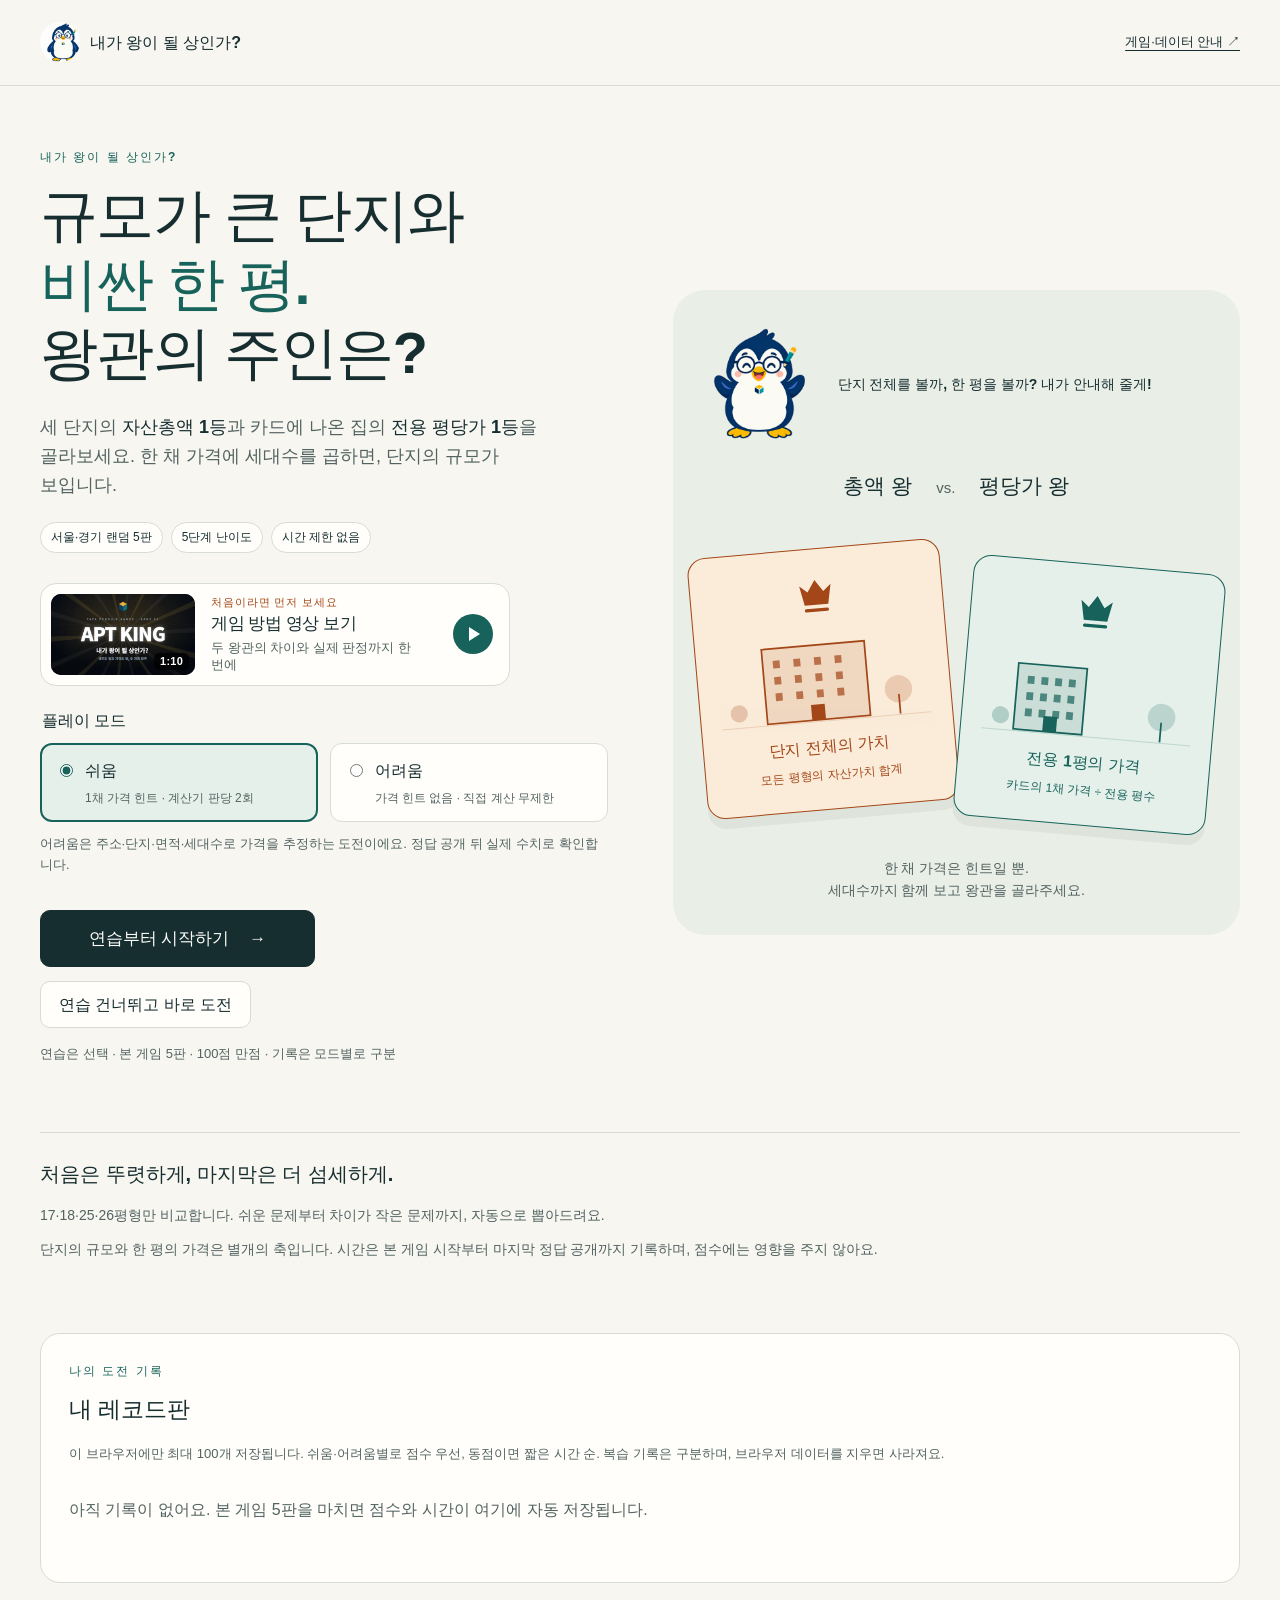
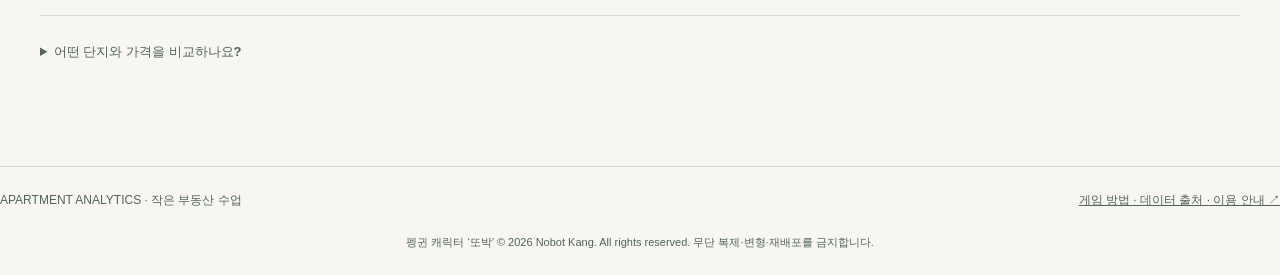
<file: index.html>
<!doctype html>
<html lang="ko">
<head>
  <meta charset="UTF-8">
  <meta name="viewport" content="width=device-width, initial-scale=1">
  <meta name="theme-color" content="#172e31">
  <title>내가 왕이 될 상인가?</title>
  <link rel="icon" href="data:,">
  <link rel="stylesheet" href="./style.css">
</head>
<body>
  <a class="skip" href="#main">게임으로 건너뛰기</a>
  <header class="site-header"><a class="brand" href="./"><span class="brand-mascot" aria-hidden="true"></span> 내가 왕이 될 상인가?</a><a class="guide-link" href="./about.html" target="_blank" rel="noopener">게임·데이터 안내 ↗</a></header>
  <main id="main" tabindex="-1"><p role="status">문제 팩을 확인하고 있어요…</p></main>
  <footer class="site-footer"><span>APARTMENT ANALYTICS · 작은 부동산 수업</span><a href="./about.html" target="_blank" rel="noopener">게임 방법 · 데이터 출처 · 이용 안내 ↗</a></footer><p class="rights"><span>펭귄 캐릭터 ‘또박’ © 2026 Nobot Kang. All rights reserved.</span> <span>무단 복제·변형·재배포를 금지합니다.</span></p>
  <dialog id="rules-video" class="rules-dialog" aria-labelledby="rules-video-title"><div class="rules-head"><h2 id="rules-video-title">게임 방법 영상<span>1분 10초 · 한국어 음성·자막</span></h2><form method="dialog"><button class="rules-close" value="close" aria-label="영상 닫기">×</button></form></div><video controls playsinline preload="none" poster="./assets/rules-video.jpg" width="1280" height="720"><source src="./assets/rules-video.mp4" type="video/mp4"><a href="./assets/rules-video.mp4">영상 파일로 보기</a></video><form method="dialog" class="rules-foot"><p>예시 단지의 가격과 총액은 게임 데이터의 모델 추정치입니다.<br><small>펭귄 캐릭터 ‘또박’ © 2026 Nobot Kang. All rights reserved.</small></p><button class="rules-go" value="play">이해했어요, 게임하러 가기 <span aria-hidden="true">→</span></button></form></dialog>
  <noscript>이 게임에는 JavaScript가 필요합니다.</noscript>
  <script type="module" src="./app.mjs"></script>
</body>
</html>
</file>
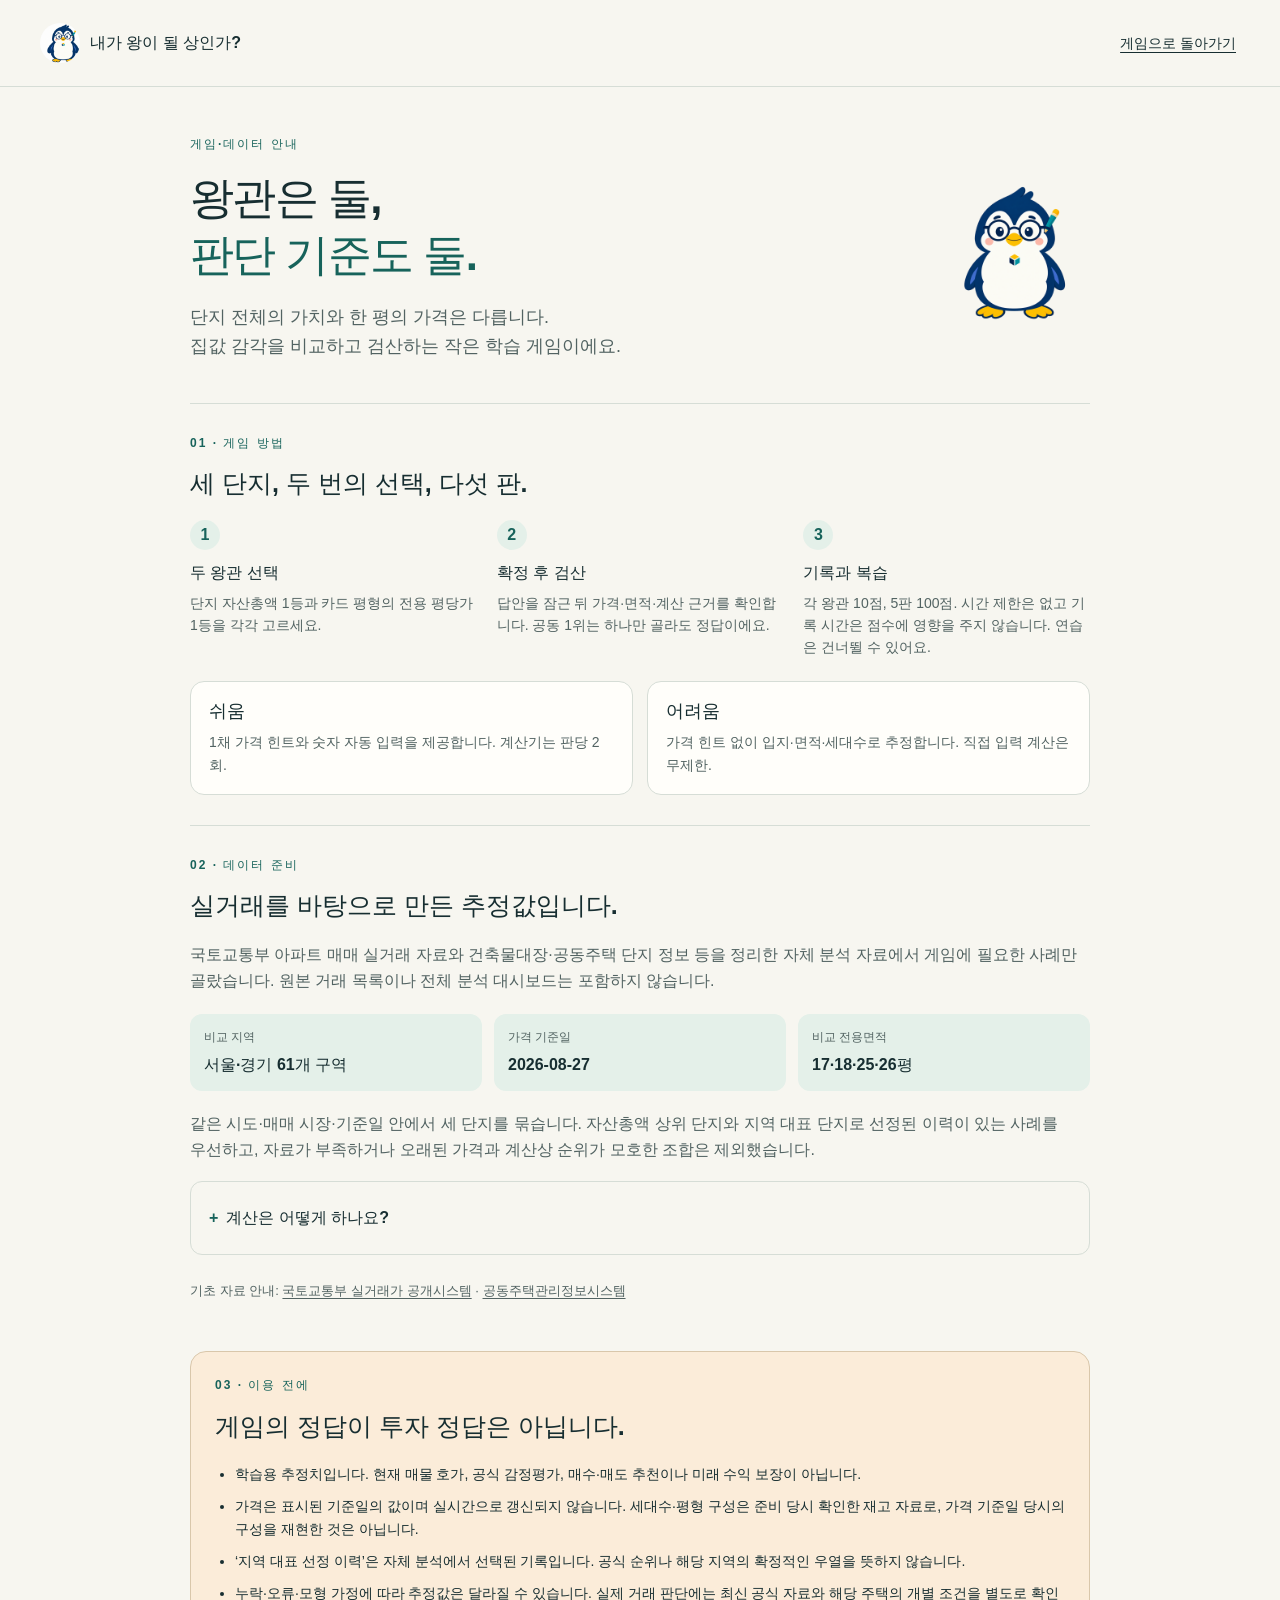
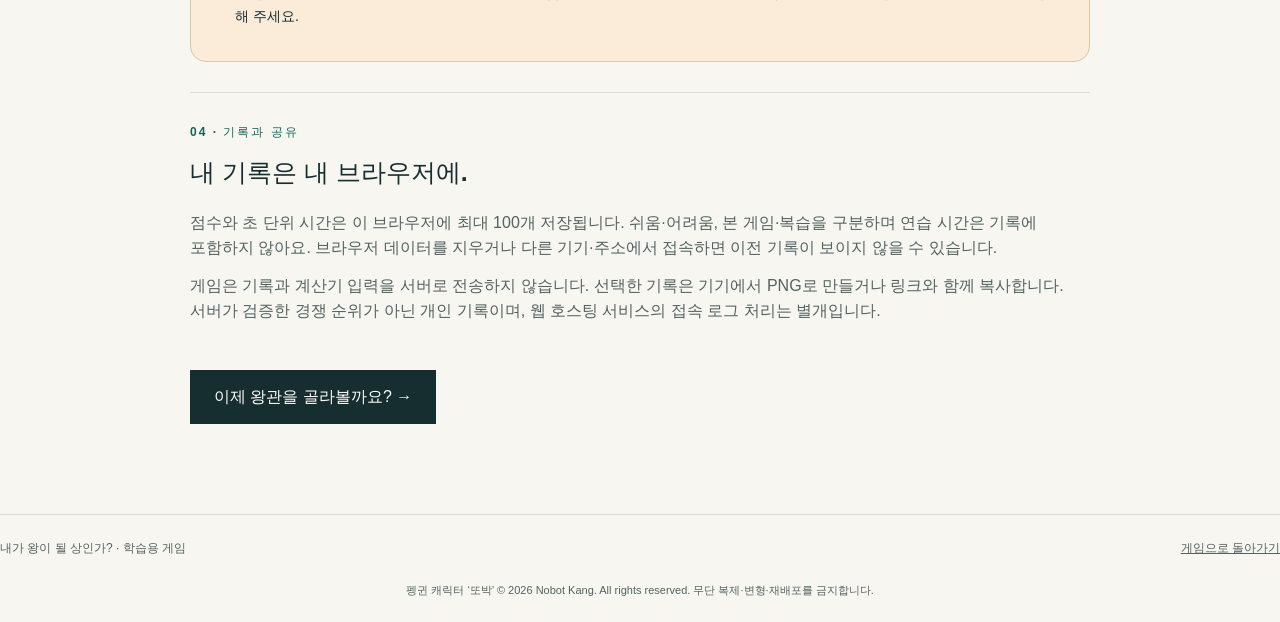
<file: about.html>
<!doctype html>
<html lang="ko">
<head>
  <meta charset="UTF-8">
  <meta name="viewport" content="width=device-width, initial-scale=1">
  <meta name="theme-color" content="#172e31">
  <meta name="description" content="내가 왕이 될 상인가? 게임 방법, 추정가격과 단지 자산총액의 준비 과정, 데이터 한계와 기록 저장 안내.">
  <title>게임·데이터 안내 | 내가 왕이 될 상인가?</title>
  <link rel="icon" href="data:,">
  <link rel="stylesheet" href="./style.css">
  <link rel="stylesheet" href="./about.css">
</head>
<body>
  <a class="skip" href="#main">안내로 건너뛰기</a>
  <header class="site-header"><a class="brand" href="./"><span class="brand-mascot" aria-hidden="true"></span> 내가 왕이 될 상인가?</a><a class="guide-nav" href="./">게임으로 돌아가기</a></header>
  <main id="main" class="about-page" tabindex="-1">
    <section class="about-hero">
      <div><p class="eyebrow">게임·데이터 안내</p><h1>왕관은 둘,<br><span>판단 기준도 둘.</span></h1><p class="lead">단지 전체의 가치와 한 평의 가격은 다릅니다.<br>집값 감각을 비교하고 검산하는 작은 학습 게임이에요.</p></div>
      <img src="./assets/mascot-neutral.webp" width="150" height="150" alt="게임을 안내하는 펭귄 마스코트">
    </section>
    <section class="about-section" aria-labelledby="how-title"><p class="eyebrow">01 · 게임 방법</p><h2 id="how-title">세 단지, 두 번의 선택, 다섯 판.</h2>
      <ol class="how-steps"><li><strong>두 왕관 선택</strong><span>단지 자산총액 1등과 카드 평형의 전용 평당가 1등을 각각 고르세요.</span></li><li><strong>확정 후 검산</strong><span>답안을 잠근 뒤 가격·면적·계산 근거를 확인합니다. 공동 1위는 하나만 골라도 정답이에요.</span></li><li><strong>기록과 복습</strong><span>각 왕관 10점, 5판 100점. 시간 제한은 없고 기록 시간은 점수에 영향을 주지 않습니다. 연습은 건너뛸 수 있어요.</span></li></ol>
      <div class="about-modes"><div><h3>쉬움</h3><p>1채 가격 힌트와 숫자 자동 입력을 제공합니다. 계산기는 판당 2회.</p></div><div><h3>어려움</h3><p>가격 힌트 없이 입지·면적·세대수로 추정합니다. 직접 입력 계산은 무제한.</p></div></div>
    </section>
    <section class="about-section" aria-labelledby="data-title"><p class="eyebrow">02 · 데이터 준비</p><h2 id="data-title">실거래를 바탕으로 만든 추정값입니다.</h2>
      <p>국토교통부 아파트 매매 실거래 자료와 건축물대장·공동주택 단지 정보 등을 정리한 자체 분석 자료에서 게임에 필요한 사례만 골랐습니다. 원본 거래 목록이나 전체 분석 대시보드는 포함하지 않습니다.</p>
      <div class="data-facts"><div><span>비교 지역</span><strong>서울·경기 61개 구역</strong></div><div><span>가격 기준일</span><strong id="data-date">문제 팩 확인 중</strong></div><div><span>비교 전용면적</span><strong>17·18·25·26평</strong></div></div>
      <p>같은 시도·매매 시장·기준일 안에서 세 단지를 묶습니다. 자산총액 상위 단지와 지역 대표 단지로 선정된 이력이 있는 사례를 우선하고, 자료가 부족하거나 오래된 가격과 계산상 순위가 모호한 조합은 제외했습니다.</p>
      <details><summary>계산은 어떻게 하나요?</summary><dl class="method-list"><dt>총액 왕</dt><dd>단지의 모든 전용면적별 <strong>1채 추정가격 × 해당 세대수</strong>를 합산합니다. 카드의 가격 × 전체 세대수는 약식 힌트여서 정답 총액과 다를 수 있어요.</dd><dt>평당가 왕</dt><dd>카드의 <strong>1채 추정가격 ÷ 전용면적 평수</strong>로 비교합니다. 1평은 3.3058㎡, 1억은 10,000만원입니다.</dd><dt>표시와 정답</dt><dd>1채 가격 표시는 천만원 단위로 반올림하지만 채점에는 원래 정밀도를 사용합니다. 표준 면적의 모형 추정값이며 특정 동·층·호수의 가격은 아닙니다.</dd></dl></details>
      <p class="small source-links">기초 자료 안내: <a href="https://rt.molit.go.kr/" target="_blank" rel="noopener noreferrer">국토교통부 실거래가 공개시스템</a> · <a href="https://www.k-apt.go.kr/" target="_blank" rel="noopener noreferrer">공동주택관리정보시스템</a></p>
    </section>
    <section class="about-section caution" aria-labelledby="limits-title"><p class="eyebrow">03 · 이용 전에</p><h2 id="limits-title">게임의 정답이 투자 정답은 아닙니다.</h2><ul><li>학습용 추정치입니다. 현재 매물 호가, 공식 감정평가, 매수·매도 추천이나 미래 수익 보장이 아닙니다.</li><li>가격은 표시된 기준일의 값이며 실시간으로 갱신되지 않습니다. 세대수·평형 구성은 준비 당시 확인한 재고 자료로, 가격 기준일 당시의 구성을 재현한 것은 아닙니다.</li><li>‘지역 대표 선정 이력’은 자체 분석에서 선택된 기록입니다. 공식 순위나 해당 지역의 확정적인 우열을 뜻하지 않습니다.</li><li>누락·오류·모형 가정에 따라 추정값은 달라질 수 있습니다. 실제 거래 판단에는 최신 공식 자료와 해당 주택의 개별 조건을 별도로 확인해 주세요.</li></ul></section>
    <section class="about-section" aria-labelledby="records-title"><p class="eyebrow">04 · 기록과 공유</p><h2 id="records-title">내 기록은 내 브라우저에.</h2><p>점수와 초 단위 시간은 이 브라우저에 최대 100개 저장됩니다. 쉬움·어려움, 본 게임·복습을 구분하며 연습 시간은 기록에 포함하지 않아요. 브라우저 데이터를 지우거나 다른 기기·주소에서 접속하면 이전 기록이 보이지 않을 수 있습니다.</p><p>게임은 기록과 계산기 입력을 서버로 전송하지 않습니다. 선택한 기록은 기기에서 PNG로 만들거나 링크와 함께 복사합니다. 서버가 검증한 경쟁 순위가 아닌 개인 기록이며, 웹 호스팅 서비스의 접속 로그 처리는 별개입니다.</p></section>
    <a class="primary about-play" href="./">이제 왕관을 골라볼까요? →</a>
  </main>
  <footer class="site-footer"><span>내가 왕이 될 상인가? · 학습용 게임</span><a href="./">게임으로 돌아가기</a></footer><p class="rights"><span>펭귄 캐릭터 ‘또박’ © 2026 Nobot Kang. All rights reserved.</span> <span>무단 복제·변형·재배포를 금지합니다.</span></p>
  <script type="module" src="./about.mjs"></script>
</body>
</html>
</file>
<file: style.css>
:root{--ink:#172e31;--muted:#526362;--paper:#f7f6f0;--card:#fffefa;--line:#d6ddd6;--orange:#a44718;--orange-bg:#fbecd9;--teal:#17635b;--teal-bg:#e4f0e9;--focus:#165cba;--wrong:#9e321e;--radius:18px;font-family:Arial,"Apple SD Gothic Neo","Malgun Gothic",sans-serif;color:var(--ink);background:var(--paper);font-synthesis:none}
*{box-sizing:border-box}body{margin:0;font-size:16px;line-height:1.6}button,input,select{font:inherit}button,a,input,select{touch-action:manipulation}button{cursor:pointer;border:1px solid var(--line);background:var(--card);color:var(--ink);min-height:46px;padding:10px 18px;border-radius:10px;font-weight:700;transition:background .16s,border-color .16s}button:hover:not(:disabled){background:#e9ede5;border-color:var(--ink)}button:disabled{cursor:default;background:#e6e9e3;color:#65706a}a{color:inherit}button:focus-visible,a:focus-visible,input:focus-visible,select:focus-visible,summary:focus-visible,[tabindex]:focus-visible{outline:3px solid var(--focus);outline-offset:4px}h1,h2,h3,p{margin-top:0}h1,h2,h3{line-height:1.3;word-break:keep-all}h1{letter-spacing:-1.6px}h2{font-size:23px}h3{font-size:18px}p{margin-bottom:12px}strong,dd,.final-score{font-variant-numeric:tabular-nums}.small{font-size:13px;color:var(--muted);line-height:1.6}.eyebrow{font-size:12px;letter-spacing:2px;font-weight:800;color:var(--teal);margin-bottom:14px}.skip{position:absolute;top:-100px;left:16px;z-index:5;background:var(--card);padding:12px}.skip:focus{top:10px}.site-header{max-width:1440px;margin:auto;padding:22px 40px;border-bottom:1px solid var(--line);display:flex;align-items:center;justify-content:space-between}.brand{display:flex;align-items:center;gap:10px;font-weight:800;text-decoration:none}.brand-mark{display:grid;place-items:center;width:34px;height:34px;background:var(--ink);color:var(--card);border-radius:9px}.edition{font-size:12px;letter-spacing:1.5px;color:var(--muted);font-weight:400}.header-note{color:var(--muted);font-size:13px}main{max-width:1360px;margin:0 auto;padding:40px}.site-footer{max-width:1280px;margin:30px auto 0;padding:24px 0;border-top:1px solid var(--line);display:flex;justify-content:space-between;color:var(--muted);font-size:12px;gap:16px}.primary{background:var(--ink);color:var(--card);border-color:var(--ink);padding:14px 24px}.primary:hover:not(:disabled){background:#295251;color:white}.primary span{margin-left:15px}.intro{display:grid;grid-template-columns:1fr 1fr;align-items:center;gap:65px;padding:22px 0 55px}.intro h1{font-size:clamp(38px,4.5vw,62px);line-height:1.2;margin-bottom:25px}.intro h1 span,.summary h1 span{color:var(--teal)}.lead{font-size:18px;max-width:520px;color:var(--muted);word-break:keep-all}.lead strong{color:var(--ink)}.pills{display:flex;gap:8px;flex-wrap:wrap;margin:22px 0 30px}.pills span{border:1px solid var(--line);border-radius:99px;font-size:12px;padding:5px 10px;background:var(--card)}.start{font-size:17px;margin-bottom:12px;min-width:min(275px,100%)}.intro-art{padding:32px 24px 22px;background:#e9eee6;border-radius:32px;text-align:center;position:relative}.art-heading{font-weight:800;font-size:21px}.art-heading span{padding:0 18px;color:var(--muted);font-size:15px;font-weight:400}.demo-cards{display:flex;gap:14px;align-items:center;margin:30px 0}.demo{flex:1;min-width:0;border-radius:18px;padding:24px 5px;box-shadow:0 10px 0 #172e310d}.demo:first-child{transform:rotate(-5deg)}.demo:last-child{transform:rotate(5deg);margin-top:32px}.total{--accent:var(--orange);--tint:var(--orange-bg)}.unit{--accent:var(--teal);--tint:var(--teal-bg)}.demo{background:var(--tint);color:var(--accent);border:1px solid currentColor}.crown{display:inline-flex;width:26px;height:26px;color:var(--accent)}.demo .crown{width:42px;height:42px}.crown svg{width:100%;height:100%}.demo b,.demo>span:not(.crown){display:block}.demo>span:not(.crown){font-size:12px;margin-top:6px}.house-art{width:100%;display:block}.intro-art>p{font-size:14px;color:var(--muted)}.intro-bottom{display:grid;grid-template-columns:1fr 370px;gap:32px;border-top:1px solid var(--line);padding:28px 0}.intro-bottom h2{font-size:20px}.intro-bottom p{font-size:14px;color:var(--muted)}label{cursor:pointer}.seed-row{display:flex;gap:8px}.seed-row input{width:100%;min-width:0}#seed-form label{display:block;font-size:14px;margin-bottom:8px}#seed-form label span{margin-left:12px}#seed-status{min-height:22px;margin:4px 0 0}.source{font-size:13px;color:var(--muted);border-top:1px solid var(--line);padding:18px 0}.source p{max-width:950px;margin:12px 0}.source summary,.round-review summary{cursor:pointer;min-height:44px;padding:8px 0;font-weight:700}.round-top{display:flex;justify-content:space-between;gap:24px;margin-bottom:22px}.round-top h1{font-size:30px;letter-spacing:-1px;margin-bottom:12px}.round-top .eyebrow{margin-bottom:8px}.round-top p:not(.eyebrow){color:var(--muted);font-size:14px}.basis{background:white;border:1px solid var(--line);padding:4px 8px;margin-left:8px;border-radius:6px;font-size:12px;white-space:nowrap}.progress-info{text-align:right;flex:none}.progress-info strong{display:block;font-size:25px}.progress-info>span{font-size:13px;color:var(--muted)}.progress-dots{display:flex;gap:5px;margin-top:10px}.progress-dots i{height:5px;width:24px;background:#d6ded6;border-radius:5px}.progress-dots i.filled{background:var(--teal)}.workspace{display:grid;grid-template-columns:minmax(0,1fr) 280px;align-items:start;gap:24px}.play-area{min-width:0}.steps{display:flex;gap:10px;font-size:12px;color:var(--muted);margin-bottom:20px}.steps span{padding:5px 12px;border:1px solid var(--line);border-radius:99px}.steps [aria-current]{color:var(--card);background:var(--ink);border-color:var(--ink)}.practice-note{padding:12px 16px;border-left:3px solid var(--teal);background:var(--teal-bg);font-size:14px;margin-bottom:20px}.cards{display:grid;grid-template-columns:repeat(3,minmax(0,1fr));gap:14px}.home-card{border:1px solid var(--line);border-radius:var(--radius);overflow:hidden;background:var(--card)}.home-art{position:relative;height:112px;overflow:hidden;background:#eceee5;color:#607052}.tone-1{background:#e6eeee;color:#4b6b6a}.tone-2{background:#f2e9dd;color:#7c664b}.home-art .house-art{height:112px}.letter{position:absolute;top:12px;left:14px;display:grid;place-items:center;width:28px;height:28px;background:var(--card);border-radius:8px;font-weight:800;font-size:14px;color:var(--ink)}.home-body{padding:18px}.address{font-size:12px;color:var(--muted);margin-bottom:5px}.home-body h3{font-size:16px;min-height:42px;margin-bottom:7px;overflow-wrap:anywhere}.metadata{font-size:11px;min-height:35px;margin:0}.home-body dl{margin:14px 0 0;padding-top:14px;border-top:1px solid var(--line)}dt{font-size:12px;color:var(--muted)}dd{margin:0;font-weight:800;font-size:23px;letter-spacing:-.8px;overflow-wrap:anywhere}.area-line{display:flex;align-items:center;justify-content:space-between;gap:8px;margin-top:12px}.area-line dd{font-size:17px;letter-spacing:-.5px}.home-body>p.small{font-size:11px;text-align:right;margin:2px 0 18px}.load-calc{width:100%;padding:8px 3px;font-size:12px;min-height:44px;background:transparent;border-color:var(--line)}.load-calc span{margin-left:6px}.answer-section{margin-top:25px}.choice-group{border:0;padding:0;margin:0 0 23px;min-width:0}.choice-group legend{display:flex;align-items:center;gap:8px;font-size:18px;font-weight:800;padding:0;color:var(--accent)}.points{font-weight:400;color:var(--muted);font-size:12px;margin-left:4px}.choice-group>p{font-size:13px;color:var(--muted);margin:5px 0 9px}.choice-options{display:grid;grid-template-columns:repeat(3,minmax(0,1fr));gap:10px}.choice-options label{position:relative}.choice-options input{position:absolute;opacity:0;width:1px;height:1px}.choice-options label>span{display:block;border:1px solid #82918a;border-radius:10px;background:var(--card);padding:10px 12px;font-weight:800;min-height:66px}.choice-options small{display:block;font-size:11px;font-weight:400;white-space:nowrap;overflow:hidden;text-overflow:ellipsis}.choice-options input:checked+span{border:2px solid var(--accent);background:var(--tint);color:var(--accent);padding:9px 11px}.choice-options input:checked+span:after{content:'선택됨';position:absolute;right:10px;top:12px;font-size:10px}.choice-options input:focus-visible+span{outline:3px solid var(--focus);outline-offset:4px}.choice-options input:disabled+span{cursor:default}.choice-options label:hover:has(input:not(:disabled))>span{background:var(--tint)}.reason-group{padding:18px;border:1px solid var(--line);border-radius:12px;margin:0 0 24px;background:var(--card);min-width:0}.reason-group legend{font-size:15px;font-weight:700}.reason-group label{display:flex;align-items:center;gap:10px;min-height:46px;padding:8px;border-radius:8px;font-size:14px}.reason-group label:has(input:checked){background:var(--teal-bg)}.reason-group input{accent-color:var(--teal);width:18px;height:18px;flex:none}.action-bar{display:flex;align-items:center;justify-content:space-between;gap:16px;border-top:1px solid var(--line);padding-top:20px}.action-bar p{margin:0;font-size:13px;max-width:320px}.action-bar button{flex:none}.calculator{background:#edf1e9;border:1px solid #cad3c5;border-radius:var(--radius);padding:22px;position:sticky;top:20px}.calc-head{display:flex;justify-content:space-between;gap:8px;align-items:start}.calc-head .eyebrow{font-size:9px;letter-spacing:1.5px}.free{font-size:10px;padding:2px 6px;background:white;border-radius:4px;white-space:nowrap;color:var(--teal)}.calculator h2{font-size:22px;margin-bottom:10px}.calculator>p{font-size:13px;color:var(--muted)}#calc-form{margin-top:20px}#calc-form label{font-size:12px;font-weight:700;display:block;margin-bottom:6px}.input-row{display:flex;gap:6px}input:not([type=radio]),select{background:var(--card);border:1px solid #849187;border-radius:8px;color:var(--ink);padding:10px;min-height:46px}#calc-form input{width:100%;min-width:0;font-variant-numeric:tabular-nums;font-size:16px}.input-row select{width:76px;flex:none;font-size:13px;padding:7px}.divide{text-align:center;color:var(--muted);line-height:1.2;margin:8px 0;font-size:22px}.calc-button{background:var(--card);width:100%;margin:16px 0 12px}output{display:block;font-size:12px;min-height:74px;background:var(--card);border-radius:8px;padding:12px;overflow-wrap:anywhere}output strong{display:block;font-size:19px;color:var(--teal)}output small{font-size:11px}output span{display:block;margin-top:5px;font-size:11px}.formula{display:flex;flex-direction:column;gap:4px;font-size:11px;margin:18px 0;padding-top:18px;border-top:1px solid #c8d2c3}.calculator>p.small{font-size:11px;margin-bottom:0}.keyboard-note{font-size:12px;color:var(--muted);margin:25px 0}.result{background:var(--card);border:1px solid var(--line);padding:24px;border-radius:var(--radius);margin-bottom:24px}.result-heading{display:flex;align-items:center;justify-content:space-between;gap:15px}.result-heading .eyebrow{margin-bottom:8px}.result-heading h2{font-size:22px}.round-score{font-size:32px;color:var(--teal);white-space:nowrap}.round-score small{font-size:12px;color:var(--muted);font-weight:400}.explanation{background:var(--teal-bg);padding:16px;border-radius:8px;font-size:16px;font-weight:700;word-break:keep-all}.result-table-wrap{overflow:auto;margin:20px 0 8px}table{width:100%;border-collapse:collapse;font-size:13px}caption{text-align:left;font-size:12px;color:var(--muted);margin-bottom:10px}th,td{text-align:right;padding:12px 8px;border-bottom:1px solid var(--line);vertical-align:top;font-variant-numeric:tabular-nums}th{font-size:11px}th:first-child{text-align:left;max-width:150px}thead{background:var(--paper)}.winner{display:block;color:var(--accent);background:var(--tint);border-radius:5px;padding:3px 5px;font-weight:700;font-size:11px;white-space:nowrap;margin-top:6px}.score-line{display:grid;grid-template-columns:90px 95px 1fr;gap:8px;font-size:12px;padding:10px 0;border-bottom:1px solid var(--line)}.good{color:var(--teal)}.wrong{color:var(--wrong)}.reason-answer{font-size:13px;margin-top:14px}.learning{background:var(--orange-bg);padding:16px;border-radius:10px;margin-top:20px;font-size:13px}.learning h3{font-size:16px}.learning p:last-child{margin-bottom:0}.learning.success{background:var(--teal-bg)}.summary{max-width:900px;margin:25px auto 60px}.summary>h1{font-size:44px;letter-spacing:-1px}.summary .lead{max-width:none}.final-score{font-size:76px;font-weight:800;margin:26px 0;color:var(--teal);line-height:1.2;letter-spacing:-3px}.final-score>span{font-size:26px;font-weight:400;letter-spacing:0;color:var(--muted)}.stats{display:grid;grid-template-columns:repeat(3,1fr);gap:16px;margin-bottom:18px}.stats>div{padding:24px;border:1px solid var(--line);border-radius:14px;background:var(--card)}.stats span{display:block;color:var(--muted);font-size:13px}.stats strong{font-size:30px}.stats small{font-size:13px;font-weight:400}.review-box{background:var(--card);border:1px solid var(--line);padding:26px;margin:30px 0;border-radius:18px}.review-item{display:flex;gap:15px;padding:18px 0;border-bottom:1px solid var(--line)}.review-count{display:grid;place-items:center;flex:none;width:42px;height:42px;background:var(--orange-bg);color:var(--orange);font-size:13px;font-weight:700;border-radius:50%}.review-item h3{font-size:16px;margin-bottom:8px}.review-item p{font-size:14px;color:var(--muted);margin:0}.summary-actions{display:flex;gap:10px;flex-wrap:wrap;margin-top:25px}.review-box>p.small{margin-top:15px}.round-review{margin-bottom:25px}.round-review p{font-size:13px}
@media(min-width:1500px){main{padding-top:50px}.intro{padding-top:45px;padding-bottom:75px}}
@media(max-width:1100px){main{padding:30px 24px}.site-header{padding:18px 24px}.workspace{grid-template-columns:minmax(0,1fr) 250px;gap:18px}.home-body{padding:13px}dd{font-size:20px}.area-line{display:block}.intro{gap:30px}.site-footer{margin:30px 24px 0}.choice-options small{max-width:110px}.calculator{padding:17px}.action-bar{flex-direction:column;align-items:stretch}.action-bar p{max-width:none}.intro-art{padding:25px 15px}.demo b{font-size:14px}}
@media(max-width:850px){.intro{grid-template-columns:1fr;gap:36px}.intro-copy{max-width:580px}.intro-art{max-width:560px;width:100%;margin:auto}.intro h1{font-size:48px}.intro-bottom{grid-template-columns:1fr}.workspace{grid-template-columns:1fr}.calculator{position:static}.calculator form{display:grid;grid-template-columns:1fr 1fr;column-gap:20px}#calc-form label{grid-row:1}.input-row{grid-row:2}.divide{display:none}.calc-button{grid-column:1}output{grid-column:2;margin-top:16px}#calc-form label[for=calc-area]{grid-column:2}.formula{margin-bottom:10px}.area-line{display:flex}.action-bar{flex-direction:row;align-items:center}.home-body{padding:16px}.choice-options small{max-width:none}.site-footer{flex-direction:column}.progress-dots i{width:17px}}
@media(max-width:560px){main{padding:26px 16px}.site-header{padding:16px}.header-note{display:none}.intro{padding-top:0;gap:28px}.intro h1{font-size:42px}.lead{font-size:16px}.intro-art{padding:22px 14px}.demo{padding:20px 4px}.demo-cards{gap:12px;margin-top:18px}.intro-bottom{gap:16px}.round-top{gap:10px}.round-top h1{font-size:24px}.round-top p:not(.eyebrow){font-size:12px}.basis{display:block;width:fit-content;margin:8px 0 0}.progress-info strong{font-size:20px}.progress-info>span{font-size:11px}.progress-dots i{width:10px}.steps{gap:6px}.steps span{padding:5px 9px;font-size:11px}.cards{grid-template-columns:1fr;gap:12px}.home-card{display:grid;grid-template-columns:85px minmax(0,1fr)}.home-art{height:100%}.home-art .house-art{position:absolute;width:185px;max-width:none;left:-30px;top:60px}.letter{top:16px;left:18px}.home-body{padding:14px 16px}.home-body h3{min-height:0;font-size:17px;margin-bottom:6px}.metadata{min-height:0}.home-body dl{margin-top:8px;padding-top:8px;display:flex;gap:14px;align-items:end;justify-content:space-between}.area-line{display:block;margin:0}.area-line dd{font-size:16px}dd{font-size:21px}.home-body>p.small{margin-bottom:8px}.load-calc{min-height:44px;padding:6px}.choice-options{gap:8px}.choice-options label>span{padding:9px;min-height:69px}.choice-options input:checked+span{padding:8px}.choice-options small{white-space:normal;font-size:10px;line-height:1.4;margin-top:5px;max-width:none}.choice-options input:checked+span:after{font-size:9px;right:6px;top:12px}.choice-group legend{font-size:17px}.reason-group{padding:12px}.reason-group label{font-size:13px}.action-bar{flex-direction:column;align-items:stretch}.result{padding:16px}.result-heading{align-items:start}.result-heading h2{font-size:18px}.round-score{font-size:25px}.round-score small{display:block}.explanation{font-size:14px}table{min-width:470px}.score-line{grid-template-columns:85px 1fr}.score-line>span:last-child{grid-column:1/-1}.calculator form{display:block}.divide{display:block}#calc-form label[for=calc-area]{margin-top:12px}output{margin-top:0}.summary{margin-top:5px}.summary>h1{font-size:31px}.final-score{font-size:65px}.stats{gap:8px}.stats>div{padding:14px 9px}.stats span{font-size:11px}.stats strong{font-size:23px}.stats small{display:block}.review-box{padding:18px}.summary-actions{flex-direction:column}.review-item h3{font-size:15px}.site-footer{margin:16px}.keyboard-note{font-size:11px}}
.seed-row button{flex:none;white-space:nowrap}
@media(prefers-reduced-motion:reduce){*{transition:none!important;scroll-behavior:auto!important}}
/* Complex-scale clues and the two-operation workspace. */
.household-hint{display:flex;align-items:center;justify-content:space-between;gap:8px;padding:10px 12px;margin:10px 0;background:var(--orange-bg);border-radius:8px;color:var(--orange)}
.household-hint span{font-size:12px}.household-hint strong{font-size:19px;font-variant-numeric:tabular-nums}
.home-body .metadata{min-height:0;text-align:left;margin:0 0 8px;font-size:12px}
.intro-bottom{grid-template-columns:1fr}.stats{grid-template-columns:repeat(2,1fr)}
.calculator form{display:block}#calc-form label{margin-top:14px}.calculator output hr{border:0;border-top:1px solid var(--line);margin:12px 0}
.asset-evidence{margin:20px 0;border:1px solid var(--line);padding:12px;border-radius:8px}.asset-evidence summary{cursor:pointer;min-height:44px;font-size:13px;font-weight:700}.asset-evidence h3{margin-top:20px;font-size:15px}.result-table-wrap table{min-width:570px}
@media(max-width:560px){.household-hint{padding:8px;margin:8px 0}.household-hint strong{font-size:17px}.home-body dl{display:block}.area-line{display:flex;margin-top:8px}.result-table-wrap table{min-width:570px}}
.brand-mascot{width:40px;height:40px;flex:none;border-radius:50%;background:white url('./assets/turnaround.webp') 0 0 / 300% 200% no-repeat}
.mascot-guide{display:flex;align-items:center;gap:16px;padding:12px 18px;background:var(--teal-bg);border-radius:16px;margin:18px 0;color:var(--ink)}
.mascot-guide p{margin:0;line-height:1.65;font-size:14px;font-weight:600;text-align:left;word-break:keep-all}.mascot-guide img,.mascot-sprite{width:88px;height:88px;object-fit:contain;flex:none}.mascot-sprite{display:block;background:white url('./assets/turnaround.webp') 0 0 / 300% 200% no-repeat;border-radius:14px}
.intro-art>.mascot-guide{margin:0 0 22px;background:transparent;padding:0}.intro-art>.mascot-guide img{width:125px;height:125px}.skip-practice{display:block;margin:2px 0 16px}.calc-quota{padding:10px 12px!important;border:1px solid #b6cbb7;border-radius:8px;background:white;color:var(--teal)!important}.calc-quota strong{display:block;font-size:24px;font-variant-numeric:tabular-nums}
.record-board{border:1px solid var(--line);background:var(--card);padding:28px;border-radius:20px;margin:32px 0}.record-heading{display:flex;align-items:center;justify-content:space-between;gap:16px}.record-heading>p{font-size:13px;max-width:300px}.record-heading strong{display:block}.record-board label{display:block;font-size:14px;font-weight:700;margin:16px 0 8px}.record-board select,.record-board textarea{width:100%;max-width:100%;border:1px solid #849187;border-radius:8px;padding:12px;font:inherit;background:var(--card)}.record-preview{display:flex;align-items:center;gap:24px;background:var(--teal-bg);border-radius:14px;margin:20px 0;padding:24px}.record-preview img{width:150px;height:150px;object-fit:contain}.record-preview p{margin:4px 0;font-size:15px}.record-preview strong{font-size:46px;color:var(--teal)}.record-preview small{font-size:18px}.record-actions{display:flex;flex-wrap:wrap;gap:12px}#share-status{font-size:13px;margin:14px 0 0}.storage-warning{background:var(--orange-bg);padding:12px;border-radius:8px;font-size:13px}.empty-records{padding:20px 0;color:var(--muted)}.finish-time{font-size:20px}.finish-time strong{color:var(--teal);font-variant-numeric:tabular-nums}
@media(max-width:560px){.brand{font-size:16px}.mascot-guide{gap:10px;padding:12px}.mascot-guide img,.mascot-sprite{width:64px;height:64px}.mascot-guide p{font-size:12px}.intro-art>.mascot-guide img{width:100px;height:100px}.record-board{padding:18px}.record-heading{display:block}.record-preview{gap:12px;padding:14px}.record-preview img{width:95px;height:110px}.record-preview p{font-size:12px}.record-preview strong{font-size:38px}.record-preview small{font-size:14px}.record-actions{flex-direction:column}.record-board select{font-size:13px}.intro h1{font-size:40px}}
/* Mode choice stays keyboard-accessible; hard records have a distinct midnight/gold finish. */
.mode-picker{border:0;padding:0;margin:22px 0}.mode-picker legend{font-weight:800;margin-bottom:10px}.mode-picker>div{display:grid;grid-template-columns:1fr 1fr;gap:12px}.mode-picker label{display:flex;align-items:flex-start;gap:9px;cursor:pointer;padding:14px;border:1px solid var(--line);border-radius:12px;background:var(--card)}.mode-picker label:has(input:checked){border:2px solid var(--teal);padding:13px;background:var(--teal-bg)}.mode-picker input{margin-top:6px;accent-color:var(--teal)}.mode-picker strong,.mode-picker small{display:block}.mode-picker small{font-size:12px;line-height:1.5;color:var(--muted);margin-top:5px}.mode-picker>p{margin:12px 0}.mode-label{font-weight:800;color:var(--teal);margin-bottom:8px;font-size:13px}.hard-record{position:relative;background:radial-gradient(circle at 14% 30%,#65529366,transparent 42%),linear-gradient(125deg,#111b3d,#34225d 55%,#123c4b);border:2px solid #caaa61;box-shadow:inset 0 0 0 5px #ffffff0a;color:#fff4d6}.hard-record strong,.hard-record small{color:#ffdb7d}.hard-record p,.hard-record .small{color:#e0dfed}main[data-game-mode=hard] .mode-label{color:#654392}main[data-game-mode=hard] .price-hint{font-size:22px;color:#654392}main[data-game-mode=hard] .calc-quota{background:#f2eef8;color:#55347a!important;border-color:#b8a5cf}.record-heading{flex-wrap:wrap}.record-heading>div{margin-right:auto}.record-heading>p{margin:0 0 12px}
@media(max-width:560px){.mode-picker>div{grid-template-columns:1fr}.mode-picker label{min-height:76px}.intro h1{font-size:36px}.hard-record{box-shadow:inset 0 0 0 3px #ffffff0a}}

.guide-link{font-size:13px;padding:10px 0;text-underline-offset:4px;white-space:nowrap}.site-header{gap:12px;flex-wrap:wrap}
/* Rules film: start-screen teaser and a modal player kept outside the re-rendered game root. */
.rules-teaser,.rules-dialog{--rv-surface:#fffefa;--rv-line:#d6ddd6;--rv-ink:#172e31;--rv-muted:#526362;--rv-accent:#17635b;--rv-on-accent:#fff;--rv-kicker:#a44718;--rv-glow:rgba(23,99,91,.4);--rv-shadow:rgba(23,46,49,.45);--rv-radius:16px}
button.rules-teaser{display:flex;flex-wrap:wrap;align-items:center;gap:12px 16px;width:100%;max-width:470px;min-height:0;margin:24px 0 20px;padding:10px 16px 10px 10px;border:1px solid var(--rv-line);border-radius:var(--rv-radius);background:var(--rv-surface);color:var(--rv-ink);font:inherit;line-height:1.35;text-align:left;cursor:pointer;box-shadow:none;transition:transform .18s ease,border-color .18s ease,box-shadow .18s ease}
button.rules-teaser:hover{transform:translateY(-2px);border-color:var(--rv-accent);background:var(--rv-surface);color:var(--rv-ink);box-shadow:0 14px 30px -18px var(--rv-shadow)}
button.rules-teaser:focus-visible{outline:3px solid var(--rv-accent);outline-offset:3px}
.rules-thumb{position:relative;flex:none;width:144px;max-width:100%;aspect-ratio:16/9;border-radius:calc(var(--rv-radius) - 6px);overflow:hidden;background:#0b0e13}
.rules-thumb img{display:block;width:100%;height:100%;object-fit:cover;transform:scale(1.3);transition:transform .45s ease}
button.rules-teaser:hover .rules-thumb img{transform:scale(1.4)}
.rules-play{position:relative;flex:none;width:40px;height:40px;margin-left:auto;border-radius:50%;background:var(--rv-accent);box-shadow:0 0 0 0 var(--rv-glow)}
.rules-play::after{content:'';position:absolute;top:13px;left:16px;border-style:solid;border-width:7px 0 7px 11px;border-color:transparent transparent transparent var(--rv-on-accent)}
.rules-time{position:absolute;right:6px;bottom:5px;padding:1px 6px;border-radius:5px;background:rgba(0,0,0,.74);color:#fff;font-size:11px;font-weight:700;letter-spacing:.02em;font-variant-numeric:tabular-nums}
.rules-copy{display:grid;flex:1 1 9em;gap:3px;min-width:0}
.rules-kicker{color:var(--rv-kicker);font-size:11px;font-weight:800;letter-spacing:.08em}
.rules-copy strong{font-size:17px;letter-spacing:-.025em}
.rules-sub{color:var(--rv-muted);font-size:13px;word-break:keep-all;overflow-wrap:anywhere}
.rules-dialog{width:min(1080px,calc(100vw - 32px));max-width:none;max-height:calc(100dvh - 32px);margin:auto;padding:0;overflow:auto;border:1px solid #2a333c;border-radius:20px;background:#0d1116;color:#eef2f4;box-shadow:0 40px 90px -30px rgba(0,0,0,.7)}
.rules-dialog::backdrop{background:rgba(8,11,15,.8);backdrop-filter:blur(5px)}
.rules-dialog .rules-head{display:flex;align-items:center;justify-content:space-between;gap:12px;padding:12px 12px 12px 22px}
.rules-dialog .rules-head h2{margin:0;color:inherit;font-size:16px;line-height:1.4;letter-spacing:-.01em}
.rules-dialog .rules-head h2 span{margin-left:8px;color:#9aa6b0;font-size:13px;font-weight:500}
.rules-dialog .rules-close{display:grid;place-items:center;width:40px;height:40px;min-height:0;padding:0;border:1px solid #303a44;border-radius:50%;background:transparent;color:#eef2f4;font-size:22px;line-height:1;cursor:pointer}
.rules-dialog .rules-close:hover{border-color:#eef2f4;background:#1a2129;color:#fff}
.rules-dialog video{display:block;width:100%;height:auto;aspect-ratio:16/9;max-height:calc(100dvh - 170px);background:#000}
.rules-dialog .rules-foot{display:flex;flex-wrap:wrap;align-items:center;justify-content:space-between;gap:10px 20px;margin:0;padding:14px 22px 16px}
.rules-dialog .rules-foot p{margin:0;color:#9aa6b0;font-size:12px;line-height:1.5}
.rules-dialog .rules-go{min-height:44px;margin:0;padding:10px 18px;border:0;border-radius:12px;background:var(--rv-accent);color:var(--rv-on-accent);font:inherit;font-size:15px;font-weight:800;cursor:pointer}
.rules-dialog .rules-go:hover{background:var(--rv-accent);color:var(--rv-on-accent);filter:brightness(1.08)}
.rules-dialog :focus-visible{outline:3px solid var(--rv-accent);outline-offset:2px}
@media(prefers-reduced-motion:no-preference){.rules-play{animation:rules-pulse 2.6s ease-out infinite}.rules-dialog[open]{animation:rules-in .3s cubic-bezier(.2,.8,.2,1)}}
@keyframes rules-pulse{0%{box-shadow:0 0 0 0 var(--rv-glow)}70%,100%{box-shadow:0 0 0 12px transparent}}
@keyframes rules-in{from{opacity:0;transform:translateY(14px) scale(.98)}}
@media(max-width:520px){button.rules-teaser{gap:12px;padding:8px 12px 8px 8px}.rules-thumb{width:104px}.rules-play{width:34px;height:34px}.rules-play::after{top:10px;left:13px}.rules-copy strong{font-size:16px}.rules-sub{font-size:12px}.rules-dialog{width:calc(100vw - 16px);max-height:calc(100dvh - 16px);border-radius:14px}.rules-dialog .rules-head{padding:8px 8px 8px 16px}.rules-dialog .rules-head h2 span{display:block;margin:0}.rules-dialog .rules-foot{padding:12px 16px 14px}.rules-dialog .rules-go{width:100%}}

/* Ttobak character copyright line under the footer. */
.rights{max-width:1140px;margin:0 auto;padding:0 16px 24px;text-align:center;font-size:11px;line-height:1.5;color:var(--muted);word-break:keep-all}.rights span{display:inline-block}
</file>
<file: about.css>
.about-page{max-width:980px;padding-top:48px}.about-hero{display:flex;justify-content:space-between;align-items:center;gap:24px;padding-bottom:30px}.about-hero h1{font-size:44px;margin-bottom:20px}.about-hero h1 span{color:var(--teal)}.about-hero img{object-fit:contain;flex:none}.about-section{padding:30px 0;border-top:1px solid var(--line)}.about-section h2{font-size:25px}.about-section>p{color:var(--muted);word-break:keep-all}.about-section .eyebrow{color:var(--teal)}.how-steps{list-style:none;counter-reset:step;padding:0;display:grid;grid-template-columns:repeat(3,1fr);gap:20px}.how-steps li{counter-increment:step}.how-steps li:before{content:counter(step);display:grid;place-items:center;width:30px;height:30px;background:var(--teal-bg);color:var(--teal);font-weight:800;border-radius:50%;margin-bottom:10px}.how-steps strong,.how-steps span{display:block}.how-steps span{font-size:14px;margin-top:6px;color:var(--muted)}.about-modes{display:grid;grid-template-columns:1fr 1fr;gap:14px;margin-top:22px}.about-modes>div{padding:18px;border:1px solid var(--line);border-radius:14px;background:var(--card)}.about-modes h3{margin-bottom:8px}.about-modes p{margin:0;font-size:14px;color:var(--muted)}.data-facts{display:flex;flex-wrap:wrap;gap:12px;margin:20px 0}.data-facts>div{flex:1;min-width:150px;background:var(--teal-bg);padding:14px;border-radius:12px}.data-facts span,.data-facts strong{display:block}.data-facts span{font-size:12px;color:var(--muted)}.data-facts strong{font-size:16px;margin-top:5px}.about-section details{padding:14px 18px;border:1px solid var(--line);border-radius:12px;margin:18px 0}.about-section summary{cursor:pointer;font-weight:700;min-height:44px;display:flex;align-items:center;gap:8px}.about-section summary:before{content:'+';color:var(--teal)}.about-section details[open] summary:before{content:'−'}.method-list{margin:12px 0 0}.method-list dt{font-size:14px;font-weight:800;margin-top:16px}.method-list dd{margin:4px 0 0;font-size:14px;font-weight:400;color:var(--muted)}.source-links a{display:inline-block;padding:8px 0;text-underline-offset:3px}.caution{padding:24px;border:1px solid #d9c7ab;border-radius:16px;background:var(--orange-bg);margin:0 0 30px}.caution ul{padding-left:20px;margin-bottom:0}.caution li{margin:10px 0;font-size:14px}.about-play{display:inline-block;text-decoration:none;margin:4px 0 20px}.guide-nav{font-size:14px;padding:10px 4px;text-underline-offset:4px;white-space:nowrap}
@media(max-width:600px){.about-page{padding-top:28px}.about-hero{gap:12px}.about-hero h1{font-size:32px}.about-hero img{width:90px;height:120px}.about-hero .lead{font-size:14px}.about-section h2{font-size:21px}.how-steps{grid-template-columns:1fr;gap:18px}.about-modes{grid-template-columns:1fr}.about-section{padding-top:24px}.caution{padding:18px}.guide-nav{font-size:12px}.site-header{gap:10px;flex-wrap:wrap}.data-facts>div{min-width:130px}}
</file>
